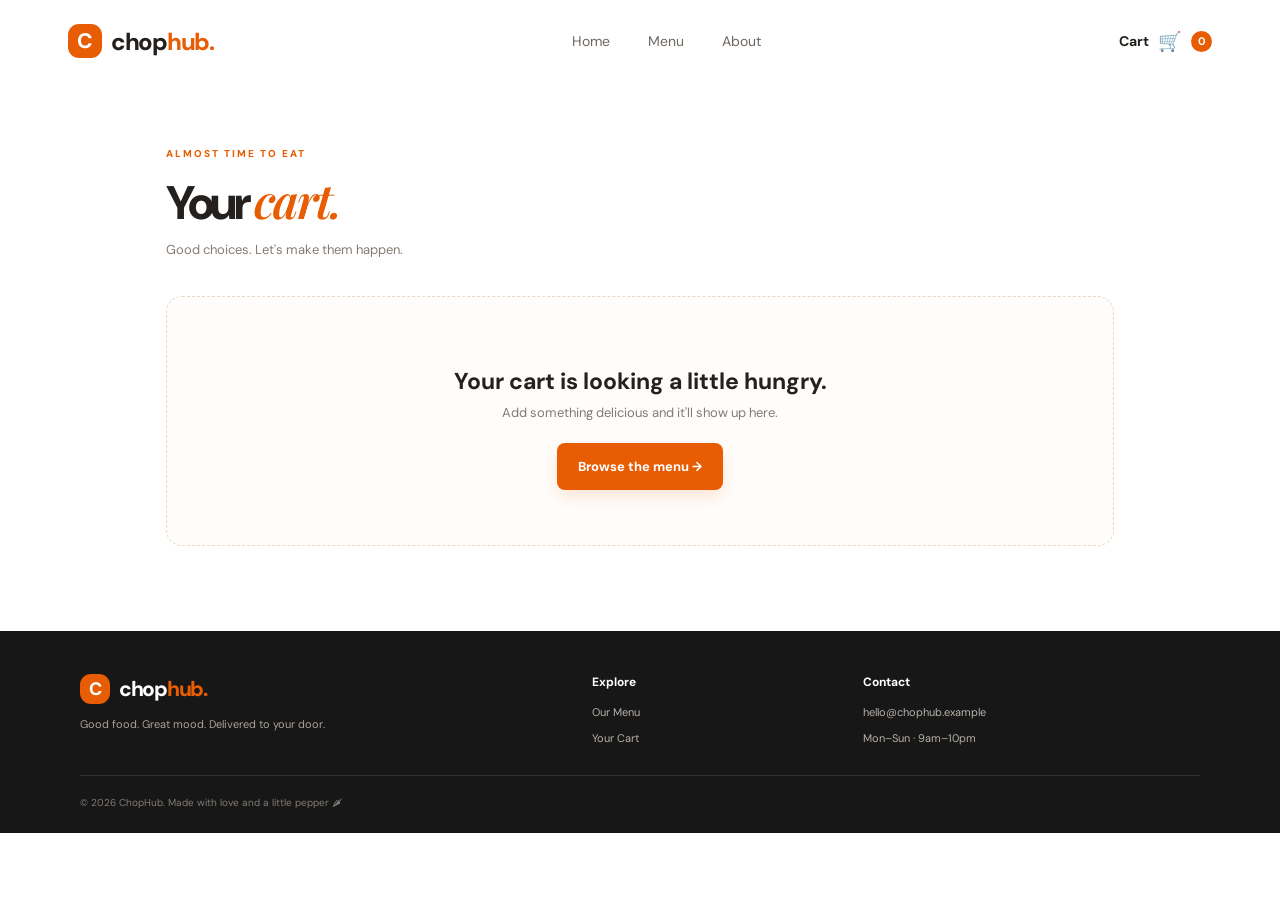
<file: cart.html>
<!doctype html>
<html lang="en">

<head>
    <meta charset="UTF-8">
    <meta name="viewport" content="width=device-width,initial-scale=1">
    <title>Your Cart — ChopHub</title>
    <link rel="stylesheet" href="styles.css">
</head>

<body>
    <div id="header"></div>
    <main class="page-main narrow">
        <section class="page-intro left-intro"><span class="eyebrow">ALMOST TIME TO EAT</span>
            <h1>Your <em>cart.</em></h1>
            <p>Good choices. Let's make them happen.</p>
        </section>
        <div id="cart-content"></div>
    </main>
    <div id="footer"></div>
    <script src="products.js"></script>
    <script src="cart.js"></script>
</body>

</html>
</file>
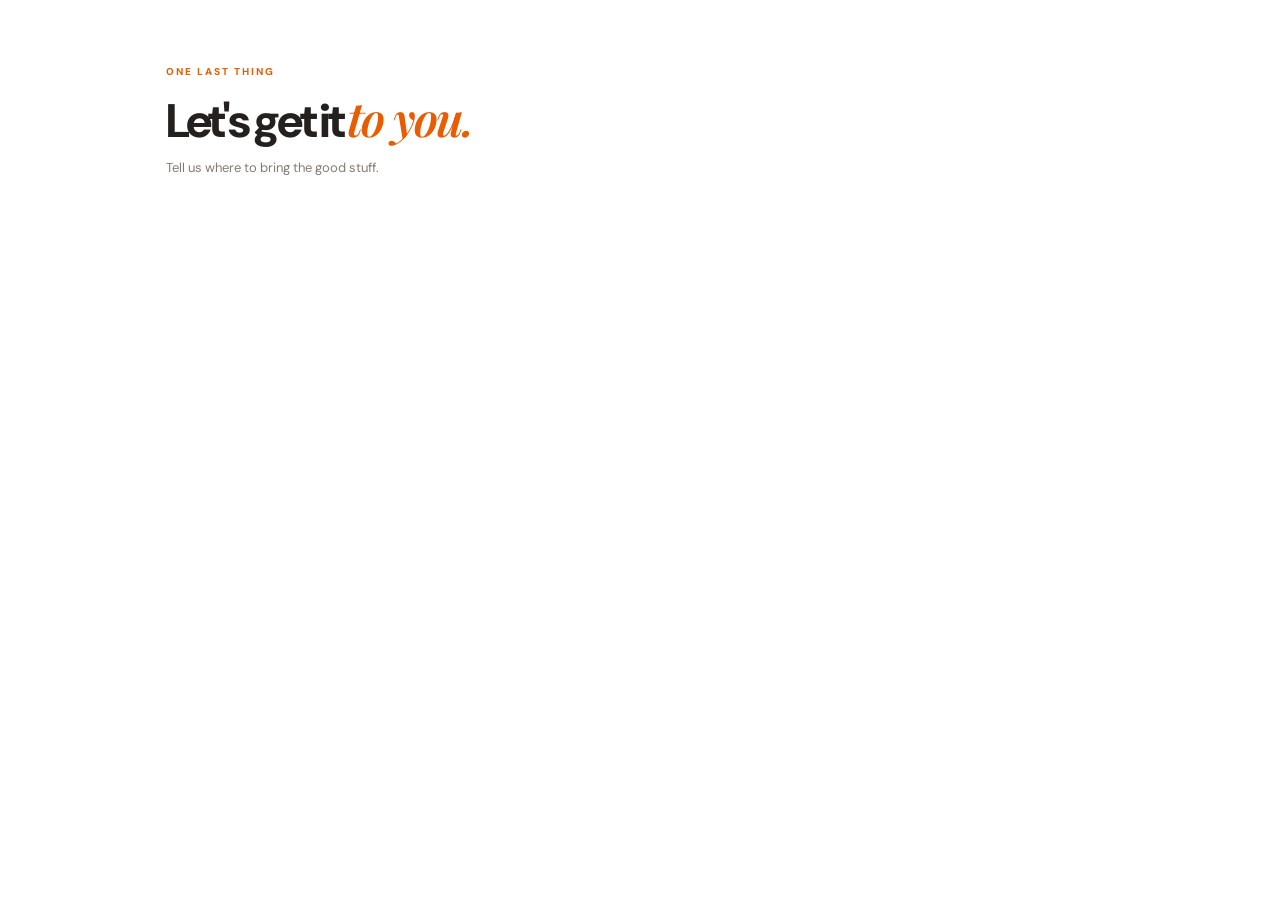
<file: checkout.html>
<!doctype html>
<html lang="en">

<head>
    <meta charset="UTF-8">
    <meta name="viewport" content="width=device-width,initial-scale=1">
    <title>Checkout — ChopHub</title>
    <link rel="stylesheet" href="styles.css">
</head>

<body>
    <div id="header"></div>
    <main class="page-main narrow">
        <section class="page-intro left-intro"><span class="eyebrow">ONE LAST THING</span>
            <h1>Let's get it <em>to you.</em></h1>
            <p>Tell us where to bring the good stuff.</p>
        </section>
        <div id="checkout-root"></div>
    </main>
    <div id="footer"></div>
    <script src="products.js"></script>
    <script src="checkout.js"></script>
</body>

</html>
</file>
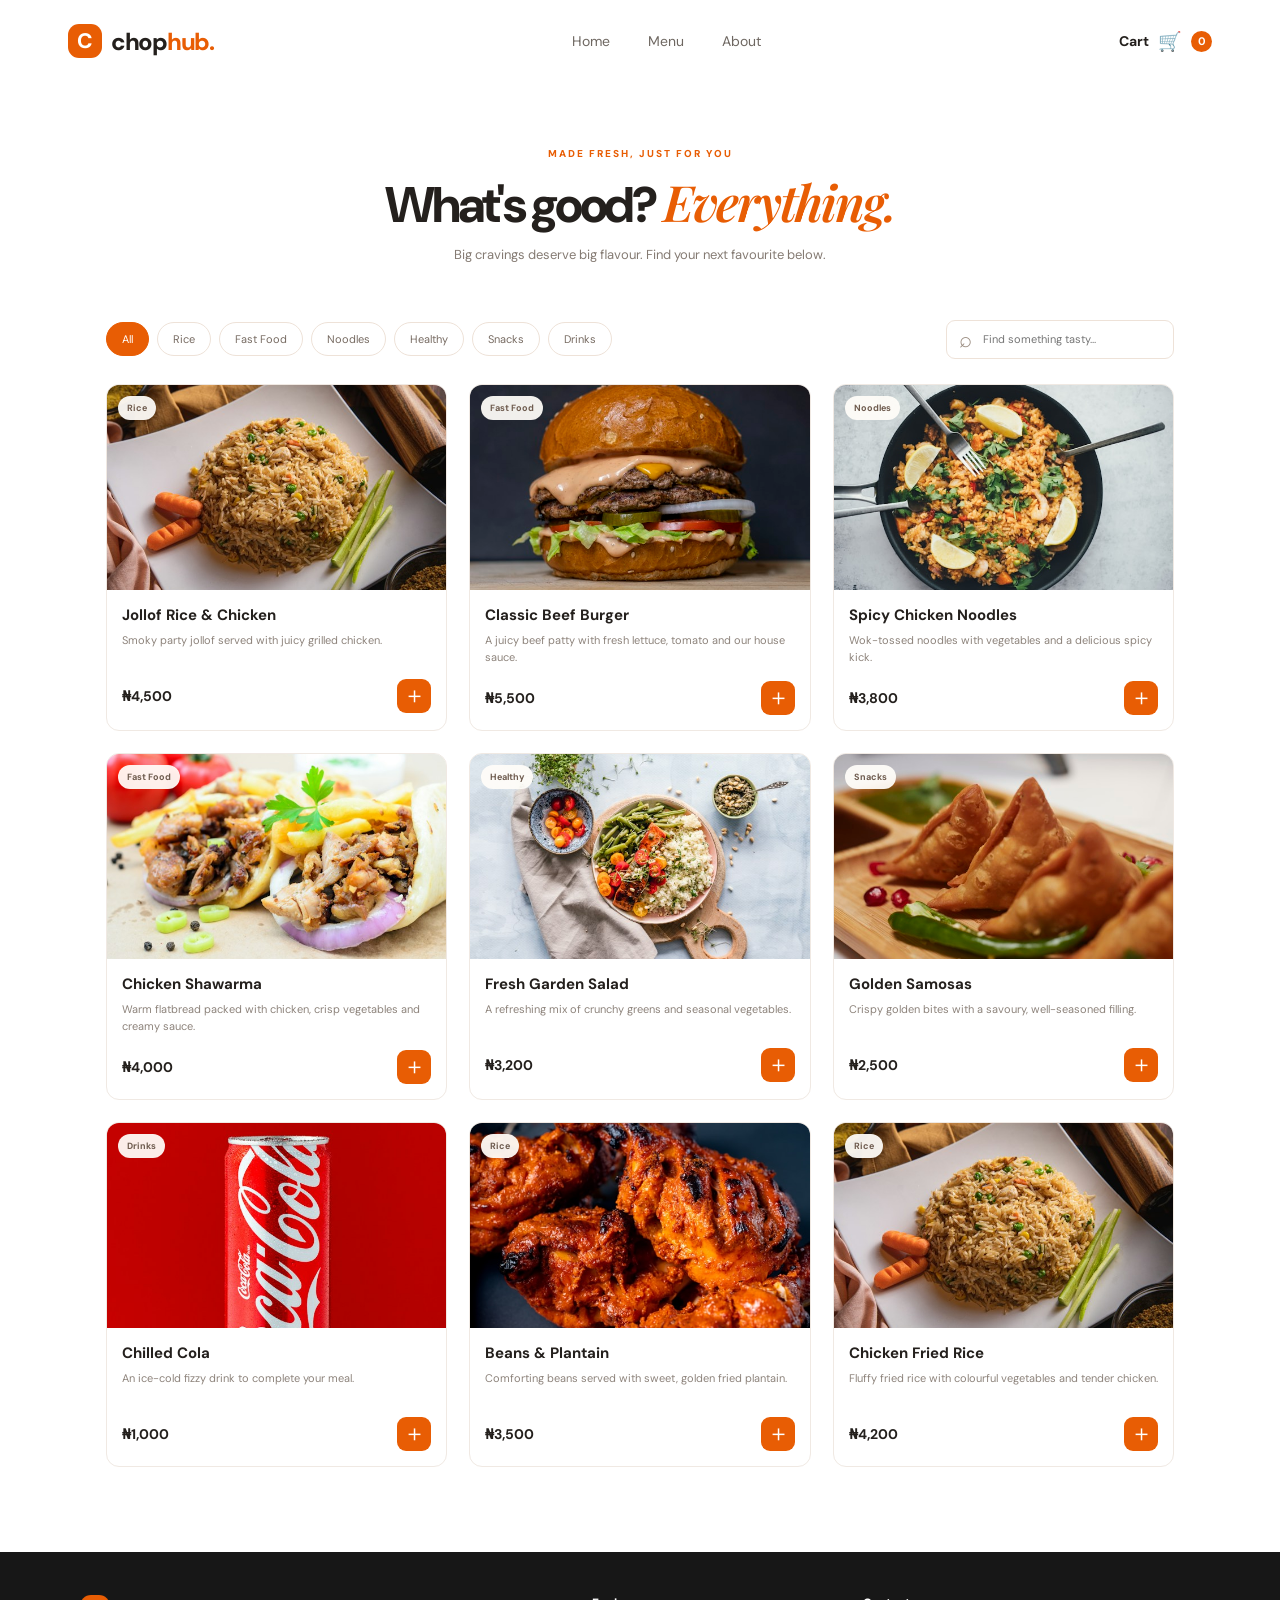
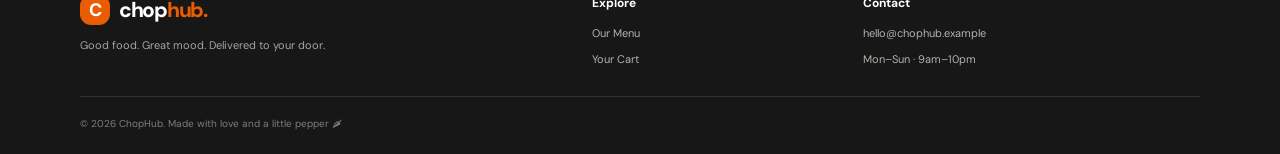
<file: menu.html>
<!doctype html>
<html lang="en">

<head>
    <meta charset="UTF-8">
    <meta name="viewport" content="width=device-width,initial-scale=1">
    <title>Our Menu — ChopHub</title>
    <link rel="stylesheet" href="styles.css">
</head>

<body>
    <div id="header"></div>
    <main class="page-main">
        <section class="page-intro"><span class="eyebrow">MADE FRESH, JUST FOR YOU</span>
            <h1>What's good? <em>Everything.</em></h1>
            <p>Big cravings deserve big flavour. Find your next favourite below.</p>
        </section>
        <div class="menu-toolbar">
            <div class="filters" id="filters"></div><label class="search-box"><span>⌕</span><input id="search"
                    type="search" placeholder="Find something tasty..."></label>
        </div>
        <div class="product-grid menu-grid" id="menu-products"></div>
        <p class="empty-state" id="empty" hidden>No dishes found. Try another search or category.</p>
    </main>
    <div id="footer"></div>
    <script src="products.js"></script>
    <script src="menu.js"></script>
</body>

</html>
</file>
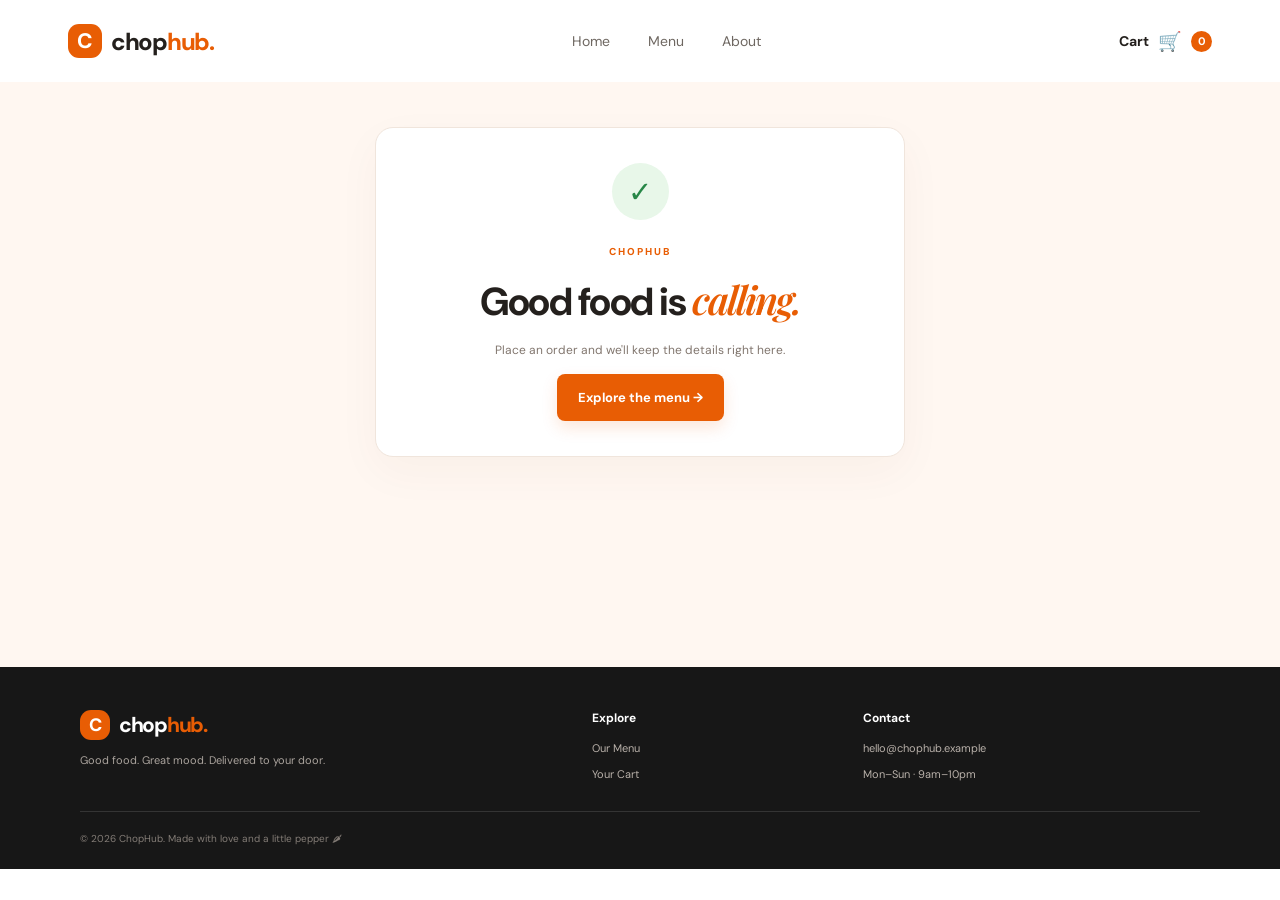
<file: success.html>
<!doctype html>
<html lang="en">

<head>
    <meta charset="UTF-8">
    <meta name="viewport" content="width=device-width,initial-scale=1">
    <title>Order confirmed — ChopHub</title>
    <link rel="stylesheet" href="styles.css">
</head>

<body>
    <div id="header"></div>
    <main class="success-main" id="success-root"></main>
    <div id="footer"></div>
    <script src="products.js"></script>
    <script src="success.js"></script>
</body>

</html>
</file>
<file: styles.css>
@import url('https://fonts.googleapis.com/css2?family=DM+Sans:wght@400;500;600;700&family=Playfair+Display:ital,wght@0,600;0,700;1,600;1,700&display=swap');

:root {
    --primary-color: #E85D04;
    --section-color: #FFF7F1;
    --footer-bg-color: #171717;
    --ink: #24201d;
    --muted: #827a74;
    --line: #eee5de;
    --white: #fff
}

* {
    box-sizing: border-box
}

html {
    scroll-behavior: smooth
}

body {
    margin: 0;
    color: var(--ink);
    font-family: 'DM Sans', sans-serif;
    background: #fff;
    font-size: 15px
}

a {
    color: inherit;
    text-decoration: none
}

button,
input,
textarea {
    font: inherit
}

button {
    cursor: pointer
}

img {
    display: block;
    max-width: 100%
}

.header {
    height: 82px;
    max-width: 1200px;
    padding: 0 28px;
    margin: auto;
    display: flex;
    align-items: center;
    justify-content: space-between;
    gap: 28px
}

.brand {
    display: flex;
    align-items: center;
    font-weight: 800;
    font-size: 24px;
    letter-spacing: -1.3px;
    white-space: nowrap
}

.brand>span:not(.brand-mark) {
    color: var(--primary-color)
}

.brand i {
    font-style: normal;
    color: var(--primary-color)
}

.brand-mark {
    display: grid;
    place-items: center;
    background: var(--primary-color);
    color: white;
    border-radius: 11px;
    width: 34px;
    height: 34px;
    font-size: 21px;
    margin-right: 9px;
    letter-spacing: 0
}

.nav {
    display: flex;
    align-items: center;
    gap: 38px;
    color: #6e6761;
    font-size: 14px
}

.nav a:hover,
.text-link:hover {
    color: var(--primary-color)
}

.cart-link {
    display: flex;
    align-items: center;
    gap: 9px;
    font-weight: 700;
    font-size: 14px
}

.cart-icon {
    font-size: 19px
}

.cart-link b {
    background: var(--primary-color);
    color: white;
    border-radius: 50%;
    min-width: 21px;
    height: 21px;
    display: grid;
    place-items: center;
    font-size: 11px
}

.mobile-menu {
    display: none;
    border: 0;
    background: none;
    font-size: 24px
}

.hero {
    background: var(--section-color);
    min-height: 535px;
    display: grid;
    grid-template-columns: 1fr 1fr;
    align-items: center;
    padding: 62px max(6.5vw, 35px) 55px;
    overflow: hidden
}

.hero-copy {
    max-width: 540px;
    margin-left: auto;
    width: 100%;
    position: relative;
    z-index: 2
}

.eyebrow {
    font-size: 10px;
    letter-spacing: 2px;
    font-weight: 800;
    color: var(--primary-color);
    display: inline-flex;
    align-items: center;
    gap: 8px
}

.eyebrow-dot {
    width: 7px;
    height: 7px;
    border-radius: 50%;
    background: var(--primary-color)
}

h1,
h2,
h3,
p {
    margin-top: 0
}

.hero h1,
.page-intro h1 {
    font-size: clamp(48px, 5.3vw, 70px);
    line-height: 1.07;
    letter-spacing: -3.3px;
    margin: 21px 0 18px;
    font-weight: 800
}

.hero h1 em,
.section-heading h2 em,
.promo h2 em,
.bottom-cta h2 em,
.page-intro h1 em,
.success-card h1 em {
    font-family: 'Playfair Display', serif;
    color: var(--primary-color);
    font-weight: 600;
    letter-spacing: -2px
}

.hero-copy>p {
    color: #7c726a;
    line-height: 1.85;
    max-width: 430px;
    font-size: 15px
}

.hero-actions {
    display: flex;
    align-items: center;
    gap: 24px;
    margin-top: 27px
}

.btn {
    display: inline-flex;
    align-items: center;
    justify-content: center;
    gap: 18px;
    padding: 15px 21px;
    border-radius: 8px;
    font-size: 13px;
    font-weight: 700;
    border: 0;
    transition: transform .2s, background .2s
}

.btn:hover,
.add-btn:hover {
    transform: translateY(-2px)
}

.btn-primary {
    background: var(--primary-color);
    color: white;
    box-shadow: 0 7px 16px #e85d0425
}

.btn-primary:hover {
    background: #ce4e00
}

.text-link {
    font-size: 12px;
    font-weight: 700
}

.hero-proof {
    display: flex;
    align-items: center;
    gap: 13px;
    margin-top: 42px
}

.avatar-stack {
    display: flex;
    padding-left: 4px
}

.avatar-stack span {
    width: 29px;
    height: 29px;
    border-radius: 50%;
    display: grid;
    place-items: center;
    background: #f1ded0;
    border: 2px solid var(--section-color);
    margin-left: -5px;
    font-size: 14px
}

.hero-proof strong {
    font-size: 12px
}

.stars {
    color: #efa51b;
    letter-spacing: 1px;
    margin-left: 4px
}

.hero-proof small {
    display: block;
    color: #8d837c;
    font-size: 10px;
    margin-top: 3px
}

.hero-art {
    height: 430px;
    position: relative;
    display: grid;
    place-items: center;
    max-width: 570px;
    width: 100%;
    margin: auto
}

.hero-blob {
    position: absolute;
    width: min(80%, 390px);
    aspect-ratio: 1;
    border-radius: 48% 52% 48% 52%;
    background: #f6d8c3;
    transform: rotate(-13deg)
}

.hero-food {
    width: min(80%, 390px);
    height: min(80%, 390px);
    object-fit: cover;
    border-radius: 50%;
    position: relative;
    z-index: 1;
    border: 9px solid #fff9f4;
    box-shadow: 0 22px 45px #793b1a20;
    transform: rotate(5deg)
}

.floating-note {
    position: absolute;
    z-index: 2;
    background: white;
    border-radius: 12px;
    padding: 12px 15px;
    display: flex;
    align-items: center;
    gap: 10px;
    box-shadow: 0 9px 30px #51321b14
}

.floating-note>span {
    font-size: 22px
}

.floating-note b,
.floating-note small {
    display: block
}

.floating-note b {
    font-size: 11px
}

.floating-note small {
    font-size: 9px;
    color: #958a81;
    margin-top: 4px
}

.note-top {
    top: 55px;
    right: -2px
}

.note-bottom {
    bottom: 47px;
    left: 4px
}

.floating-note .note-star {
    background: #fff0d4;
    color: #e4a022;
    border-radius: 8px;
    padding: 7px
}

.hero-stamp {
    position: absolute;
    z-index: 2;
    right: 4%;
    bottom: 12%;
    background: var(--primary-color);
    color: white;
    border-radius: 50%;
    width: 88px;
    height: 88px;
    display: grid;
    align-content: center;
    text-align: center;
    font-size: 10px;
    line-height: 1.25;
    font-weight: 800;
    transform: rotate(12deg);
    box-shadow: 0 6px 15px #e85d0433
}

.hero-stamp span {
    font-size: 7px;
    letter-spacing: 1px
}

.benefits {
    max-width: 1100px;
    margin: 0 auto;
    display: grid;
    grid-template-columns: repeat(3, 1fr);
    padding: 28px 25px;
    border-bottom: 1px solid #f4eee8
}

.benefits>div {
    display: flex;
    align-items: center;
    justify-content: center;
    gap: 13px;
    border-right: 1px solid #eee5de
}

.benefits>div:last-child {
    border: 0
}

.benefit-icon {
    display: grid;
    place-items: center;
    background: var(--section-color);
    color: var(--primary-color);
    border-radius: 12px;
    width: 44px;
    height: 44px;
    font-size: 21px
}

.benefits p {
    margin: 0
}

.benefits b,
.benefits small {
    display: block
}

.benefits b {
    font-size: 12px
}

.benefits small {
    color: #8c8178;
    font-size: 10px;
    margin-top: 5px
}

.section {
    max-width: 1120px;
    margin: auto;
    padding: 82px 26px
}

.section-heading {
    display: flex;
    justify-content: space-between;
    align-items: end;
    margin-bottom: 30px
}

.section-heading h2,
.promo h2,
.bottom-cta h2 {
    font-size: clamp(30px, 3.4vw, 43px);
    letter-spacing: -1.7px;
    line-height: 1.2;
    margin: 12px 0
}

.section-heading p,
.promo-copy p {
    color: #857b73;
    font-size: 13px;
    line-height: 1.8;
    margin: 0
}

.outline-btn {
    border: 1px solid #e9ddd3;
    border-radius: 7px;
    padding: 13px 17px;
    font-size: 11px;
    font-weight: 700;
    white-space: nowrap
}

.outline-btn:hover {
    border-color: var(--primary-color);
    color: var(--primary-color)
}

.outline-btn span {
    margin-left: 10px
}

.product-grid {
    display: grid;
    grid-template-columns: repeat(4, minmax(0, 1fr));
    gap: 21px
}

.product-card {
    border: 1px solid #f0e9e3;
    border-radius: 13px;
    overflow: hidden;
    background: white;
    transition: transform .2s, box-shadow .2s
}

.product-card:hover {
    transform: translateY(-4px);
    box-shadow: 0 12px 30px #39200f0d
}

.product-image {
    height: 170px;
    position: relative;
    display: block;
    background: var(--section-color);
    overflow: hidden
}

.product-image img {
    width: 100%;
    height: 100%;
    object-fit: cover;
    transition: transform .3s
}

.product-card:hover .product-image img {
    transform: scale(1.04)
}

.product-tag {
    position: absolute;
    left: 11px;
    top: 11px;
    background: #fffdf9eF;
    padding: 6px 9px;
    border-radius: 20px;
    font-size: 9px;
    font-weight: 700;
    color: #6e5b4e
}

.product-info {
    padding: 15px
}

.product-info h3 {
    font-size: 14px;
    margin: 0 0 7px
}

.product-info p {
    color: #8d837b;
    font-size: 10px;
    line-height: 1.6;
    min-height: 33px;
    margin: 0 0 14px
}

.product-bottom {
    display: flex;
    justify-content: space-between;
    align-items: center
}

.product-bottom strong {
    font-size: 14px
}

.add-btn {
    width: 34px;
    height: 34px;
    border: 0;
    border-radius: 9px;
    background: var(--primary-color);
    color: white;
    font-size: 23px;
    line-height: 1;
    transition: transform .2s
}

.promo {
    display: grid;
    grid-template-columns: 1fr 1fr;
    align-items: center;
    background: var(--section-color);
    margin: 0 auto 75px;
    max-width: 1120px;
    border-radius: 20px;
    overflow: hidden
}

.promo-image {
    height: 330px
}

.promo-image img {
    width: 100%;
    height: 100%;
    object-fit: cover
}

.promo-copy {
    padding: 40px 9%
}

.promo h2 {
    font-size: 38px;
    margin: 14px 0
}

.promo-copy p {
    margin-bottom: 22px
}

.btn-dark {
    background: #211d1a;
    color: white
}

.btn-dark:hover {
    background: #000
}

.bottom-cta {
    position: relative;
    text-align: center;
    background: #fff9f4;
    padding: 66px 20px 75px;
    overflow: hidden
}

.bottom-cta h2 {
    font-size: 43px;
    margin: 14px 0 24px
}

.cta-doodle {
    position: absolute;
    color: #f1c4a6;
    font-size: 80px;
    right: 13%;
    top: 20%
}

.footer {
    background: var(--footer-bg-color);
    color: white;
    padding: 43px max(calc((100% - 1120px)/2), 28px) 24px;
    display: grid;
    grid-template-columns: 2fr 1fr 1.4fr;
    gap: 30px
}

.footer-brand {
    font-size: 21px;
    width: max-content
}

.footer-brand .brand-mark {
    width: 30px;
    height: 30px;
    font-size: 18px
}

.footer p {
    font-size: 11px;
    color: #aaa39d;
    margin: 13px 0
}

.footer>div:not(:first-child) {
    display: flex;
    flex-direction: column;
    gap: 12px;
    font-size: 11px;
    color: #b9b1aa
}

.footer>div>b {
    font-size: 12px;
    color: white;
    margin-bottom: 3px
}

.footer small {
    grid-column: 1/-1;
    border-top: 1px solid #ffffff20;
    padding-top: 20px;
    color: #837c76;
    font-size: 10px
}

.page-main {
    max-width: 1120px;
    padding: 50px 26px 85px;
    margin: auto;
    min-height: 60vh
}

.page-intro {
    text-align: center;
    padding: 10px 0 30px
}

.page-intro h1 {
    font-size: 50px;
    margin: 13px 0
}

.page-intro p {
    color: #857b73;
    font-size: 13px
}

.left-intro {
    text-align: left;
    padding-bottom: 25px
}

.left-intro h1 {
    font-size: 47px
}

.menu-toolbar {
    display: flex;
    align-items: center;
    justify-content: space-between;
    gap: 18px;
    margin: 14px 0 25px;
    flex-wrap: wrap
}

.filters {
    display: flex;
    gap: 8px;
    flex-wrap: wrap
}

.filter-btn {
    border: 1px solid #eee2d8;
    background: white;
    border-radius: 22px;
    padding: 9px 15px;
    color: #776b62;
    font-size: 11px
}

.filter-btn.active,
.filter-btn:hover {
    background: var(--primary-color);
    color: white;
    border-color: var(--primary-color)
}

.search-box {
    display: flex;
    align-items: center;
    gap: 9px;
    border: 1px solid #eee2d8;
    border-radius: 9px;
    padding: 0 12px;
    height: 39px;
    color: #9a8c80
}

.search-box span {
    font-size: 22px
}

.search-box input {
    border: 0;
    outline: 0;
    font-size: 11px;
    width: 180px;
    background: transparent
}

.menu-grid {
    grid-template-columns: repeat(3, minmax(0, 1fr));
    gap: 22px
}

.menu-grid .product-image {
    height: 205px
}

.menu-grid .product-info h3 {
    font-size: 15px
}

.menu-grid .product-info p {
    font-size: 11px
}

.empty-state {
    text-align: center;
    padding: 50px;
    color: var(--muted)
}

.narrow {
    max-width: 1000px
}

.empty-cart {
    text-align: center;
    border: 1px dashed #e9d8ca;
    border-radius: 16px;
    padding: 55px 20px;
    background: #fffdfb
}

.empty-cart>span {
    font-size: 44px
}

.empty-cart h2 {
    font-size: 23px;
    margin: 14px 0 8px
}

.empty-cart p {
    color: var(--muted);
    font-size: 13px;
    margin-bottom: 22px
}

.cart-layout,
.checkout-layout {
    display: grid;
    grid-template-columns: minmax(0, 1.6fr) minmax(270px, .8fr);
    gap: 28px;
    align-items: start
}

.cart-table-head {
    display: grid;
    grid-template-columns: 1fr 130px 85px;
    gap: 15px;
    padding: 0 8px 13px;
    color: #9a8d82;
    font-size: 9px;
    font-weight: 800;
    letter-spacing: 1px
}

.cart-table-head span:nth-child(2) {
    text-align: center
}

.cart-table-head span:last-child {
    text-align: right
}

.cart-item {
    display: grid;
    grid-template-columns: 65px minmax(100px, 1fr) 110px 80px;
    gap: 13px;
    align-items: center;
    padding: 17px 8px;
    border-top: 1px solid var(--line)
}

.cart-item>img {
    width: 65px;
    height: 65px;
    border-radius: 9px;
    object-fit: cover
}

.cart-item-name h3 {
    font-size: 12px;
    margin: 0 0 5px
}

.cart-item-name small {
    font-size: 10px;
    color: var(--muted)
}

.remove-btn {
    display: block;
    border: 0;
    background: none;
    color: #c85b36;
    font-size: 10px;
    padding: 7px 0 0
}

.quantity {
    display: flex;
    align-items: center;
    justify-content: center;
    gap: 11px
}

.quantity button {
    border: 1px solid #e8ddd4;
    background: white;
    border-radius: 6px;
    width: 27px;
    height: 27px;
    font-size: 17px
}

.quantity span {
    font-size: 12px;
    font-weight: 700
}

.cart-item>strong {
    text-align: right;
    font-size: 12px
}

.back-menu {
    display: inline-block;
    color: #b34c08;
    font-weight: 700;
    font-size: 11px;
    margin: 22px 8px
}

.summary-card,
.form-card {
    border: 1px solid var(--line);
    border-radius: 13px;
    padding: 23px;
    background: white
}

.summary-card h2,
.form-card h2 {
    font-size: 17px;
    margin: 0 0 22px
}

.summary-line {
    display: flex;
    justify-content: space-between;
    gap: 10px;
    font-size: 12px;
    margin: 16px 0;
    color: #776e66
}

.summary-line b {
    color: var(--ink);
    font-size: 12px
}

.summary-total {
    border-top: 1px solid var(--line);
    padding-top: 18px;
    margin-top: 20px;
    font-size: 14px;
    color: var(--ink)
}

.summary-total b {
    font-size: 19px;
    color: var(--primary-color)
}

.summary-note,
.secure-note {
    font-size: 10px;
    color: #968a80
}

.full-btn {
    width: 100%;
    margin-top: 12px
}

.secure-note {
    text-align: center;
    margin-top: 15px
}

.checkout-fields {
    display: flex;
    flex-direction: column;
    gap: 18px
}

.form-card h2 {
    display: flex;
    align-items: center;
    gap: 10px
}

.form-card h2 span {
    display: grid;
    place-items: center;
    background: var(--section-color);
    color: var(--primary-color);
    border-radius: 8px;
    width: 30px;
    height: 30px;
    font-size: 12px
}

.field-grid {
    display: grid;
    grid-template-columns: 1fr 1fr;
    gap: 16px
}

.field-grid label {
    display: flex;
    flex-direction: column;
    gap: 7px;
    font-size: 11px;
    font-weight: 700
}

.field-grid label small {
    display: inline;
    color: #9a8d82;
    font-weight: 400
}

.field-grid input,
.field-grid textarea {
    border: 1px solid #e9e0d8;
    border-radius: 7px;
    padding: 12px;
    font-size: 12px;
    outline: 0;
    width: 100%;
    resize: vertical
}

.field-grid input:focus,
.field-grid textarea:focus {
    border-color: var(--primary-color)
}

.wide-field {
    grid-column: 1/-1
}

.payment-option {
    display: flex;
    align-items: center;
    gap: 12px;
    border: 1px solid var(--line);
    border-radius: 9px;
    padding: 13px;
    margin-top: 10px;
    cursor: pointer
}

.payment-option input {
    accent-color: var(--primary-color)
}

.payment-option>span:nth-of-type(1) {
    flex: 1
}

.payment-option b,
.payment-option small {
    display: block
}

.payment-option b {
    font-size: 12px
}

.payment-option small {
    font-size: 10px;
    color: var(--muted);
    margin-top: 4px
}

.payment-option>span:last-child {
    font-size: 20px
}

.demo-note {
    font-size: 10px;
    color: #95887d;
    margin: 14px 0 0
}

.checkout-summary {
    position: sticky;
    top: 15px
}

.checkout-product {
    display: grid;
    grid-template-columns: 43px 1fr auto;
    gap: 10px;
    align-items: center;
    margin: 13px 0
}

.checkout-product img {
    width: 43px;
    height: 43px;
    object-fit: cover;
    border-radius: 7px
}

.checkout-product>span {
    font-size: 11px;
    font-weight: 600
}

.checkout-product small {
    display: block;
    color: var(--muted);
    font-size: 10px;
    margin-top: 4px
}

.checkout-product>b {
    font-size: 11px
}

.success-main {
    background: var(--section-color);
    padding: 45px 20px 70px;
    min-height: 65vh
}

.success-card {
    max-width: 530px;
    margin: auto;
    background: white;
    border: 1px solid #f0e5dc;
    border-radius: 18px;
    padding: 35px 38px;
    text-align: center;
    box-shadow: 0 15px 45px #713e1b0a
}

.success-check {
    display: grid;
    place-items: center;
    width: 57px;
    height: 57px;
    background: #e8f7e9;
    color: #278747;
    border-radius: 50%;
    font-size: 29px;
    margin: 0 auto 20px
}

.success-card h1 {
    font-size: 39px;
    letter-spacing: -1.5px;
    margin: 13px 0
}

.success-card>p {
    font-size: 12px;
    color: #81766e;
    line-height: 1.8
}

.order-number {
    border: 1px dashed #ebd8c7;
    background: #fffaf6;
    border-radius: 9px;
    padding: 14px;
    margin: 24px 0
}

.order-number small,
.order-number b {
    display: block
}

.order-number small {
    font-size: 9px;
    letter-spacing: 1.5px;
    color: #95867a
}

.order-number b {
    font-size: 20px;
    color: var(--primary-color);
    margin-top: 7px;
    letter-spacing: 1px
}

.success-details {
    text-align: left;
    border-bottom: 1px solid var(--line);
    padding-bottom: 12px
}

.success-details>div {
    display: flex;
    justify-content: space-between;
    gap: 15px;
    margin: 13px 0;
    font-size: 10px
}

.success-details span {
    color: var(--muted)
}

.success-details b {
    text-align: right;
    max-width: 60%
}

.success-items-title {
    text-align: left;
    font-size: 13px;
    margin: 19px 0 10px
}

.success-item {
    display: flex;
    justify-content: space-between;
    padding: 9px 0;
    font-size: 11px;
    border-bottom: 1px solid #f5eee8
}

.toast {
    position: fixed;
    bottom: 25px;
    left: 50%;
    transform: translate(-50%, 20px);
    opacity: 0;
    background: #211d1a;
    color: white;
    border-radius: 8px;
    padding: 13px 20px;
    font-size: 12px;
    z-index: 99;
    transition: .25s;
    pointer-events: none;
    box-shadow: 0 7px 20px #0002
}

.toast.show {
    opacity: 1;
    transform: translate(-50%, 0)
}

@media(min-width:1400px) {
    .hero {
        padding-left: max(calc((100% - 1120px)/2), 60px);
        padding-right: max(calc((100% - 1120px)/2), 60px)
    }
}

@media(max-width:900px) {
    .hero {
        padding-left: 35px;
        padding-right: 25px;
        min-height: 480px
    }

    .hero-art {
        height: 360px
    }

    .hero-food {
        width: 80%;
        height: auto;
        aspect-ratio: 1
    }

    .note-top {
        right: -3px
    }

    .hero h1 {
        font-size: 55px
    }

    .product-grid {
        grid-template-columns: repeat(2, minmax(0, 1fr))
    }

    .product-image {
        height: 210px
    }

    .menu-grid {
        grid-template-columns: repeat(2, minmax(0, 1fr))
    }

    .cart-layout,
    .checkout-layout {
        grid-template-columns: 1fr
    }

    .summary-card {
        max-width: none
    }

    .checkout-summary {
        position: static
    }

    .promo {
        margin-left: 25px;
        margin-right: 25px
    }

    .footer {
        padding-left: 28px;
        padding-right: 28px
    }
}

@media(max-width:620px) {
    .header {
        height: 70px;
        padding: 0 18px;
        gap: 12px
    }

    .brand {
        font-size: 21px
    }

    .brand-mark {
        width: 30px;
        height: 30px
    }

    .nav {
        display: none;
        position: absolute;
        z-index: 10;
        left: 0;
        right: 0;
        top: 70px;
        background: white;
        padding: 20px;
        box-shadow: 0 8px 16px #0001;
        flex-direction: column;
        gap: 20px
    }

    .nav.open {
        display: flex
    }

    .mobile-menu {
        display: block
    }

    .cart-link {
        margin-left: auto;
        gap: 5px
    }

    .cart-link>span:first-child {
        display: none
    }

    .hero {
        display: flex;
        flex-direction: column;
        align-items: stretch;
        padding: 42px 23px 20px
    }

    .hero-copy {
        margin: 0
    }

    .hero h1 {
        font-size: 53px;
        letter-spacing: -2.6px
    }

    .hero-copy>p {
        font-size: 13px
    }

    .hero-actions {
        gap: 16px;
        flex-wrap: wrap
    }

    .btn {
        padding: 14px 16px
    }

    .hero-proof {
        margin-top: 26px
    }

    .hero-art {
        height: 300px;
        margin-top: 15px
    }

    .hero-food {
        width: 255px;
        height: 255px
    }

    .hero-blob {
        width: 260px
    }

    .note-top {
        top: 22px;
        right: 0
    }

    .note-bottom {
        bottom: 24px;
        left: 0
    }

    .floating-note {
        padding: 9px 11px
    }

    .hero-stamp {
        right: 7%;
        bottom: 7%;
        width: 67px;
        height: 67px;
        font-size: 8px
    }

    .benefits {
        padding: 18px 12px;
        gap: 7px
    }

    .benefits>div {
        flex-direction: column;
        text-align: center;
        gap: 7px
    }

    .benefit-icon {
        width: 38px;
        height: 38px;
        font-size: 18px
    }

    .benefits b {
        font-size: 10px
    }

    .benefits small {
        font-size: 9px;
        line-height: 1.4
    }

    .section {
        padding: 52px 18px
    }

    .section-heading {
        align-items: start;
        gap: 12px
    }

    .section-heading h2 {
        font-size: 29px
    }

    .section-heading p {
        font-size: 11px
    }

    .outline-btn {
        font-size: 10px;
        padding: 10px;
        margin-top: 20px
    }

    .product-grid {
        gap: 12px
    }

    .product-image {
        height: 135px
    }

    .product-info {
        padding: 11px
    }

    .product-info h3 {
        font-size: 12px
    }

    .product-info p {
        font-size: 9px;
        min-height: 43px
    }

    .product-bottom strong {
        font-size: 12px
    }

    .add-btn {
        width: 30px;
        height: 30px
    }

    .promo {
        grid-template-columns: 1fr;
        margin: 0 16px 45px
    }

    .promo-image {
        height: 210px
    }

    .promo-copy {
        padding: 28px 24px
    }

    .promo h2 {
        font-size: 32px
    }

    .bottom-cta {
        padding: 50px 18px
    }

    .bottom-cta h2 {
        font-size: 34px
    }

    .cta-doodle {
        right: 4%;
        top: 7%;
        font-size: 45px
    }

    .footer {
        grid-template-columns: 1fr 1fr;
        padding: 32px 22px 20px;
        gap: 25px 15px
    }

    .footer>div:first-child {
        grid-column: 1/-1
    }

    .footer small {
        font-size: 9px;
        line-height: 1.6
    }

    .page-main {
        padding: 35px 17px 55px
    }

    .page-intro h1,
    .left-intro h1 {
        font-size: 39px;
        letter-spacing: -2px
    }

    .page-intro p {
        line-height: 1.6
    }

    .menu-toolbar {
        align-items: stretch
    }

    .filters {
        gap: 6px
    }

    .filter-btn {
        padding: 8px 11px;
        font-size: 10px
    }

    .search-box {
        width: 100%
    }

    .search-box input {
        width: 100%
    }

    .menu-grid {
        gap: 12px
    }

    .menu-grid .product-image {
        height: 140px
    }

    .menu-grid .product-info h3 {
        font-size: 12px
    }

    .menu-grid .product-info p {
        font-size: 9px
    }

    .cart-table-head {
        grid-template-columns: 1fr 95px 55px;
        font-size: 8px
    }

    .cart-item {
        grid-template-columns: 53px minmax(80px, 1fr) 83px 55px;
        gap: 8px;
        padding: 14px 2px
    }

    .cart-item>img {
        width: 53px;
        height: 53px
    }

    .cart-item-name h3 {
        font-size: 10px;
        line-height: 1.4
    }

    .cart-item-name small {
        font-size: 9px
    }

    .remove-btn {
        font-size: 9px
    }

    .quantity {
        gap: 6px
    }

    .quantity button {
        width: 23px;
        height: 23px
    }

    .quantity span {
        font-size: 10px
    }

    .cart-item>strong {
        font-size: 10px
    }

    .summary-card,
    .form-card {
        padding: 18px
    }

    .field-grid {
        gap: 13px
    }

    .field-grid label {
        font-size: 10px
    }

    .field-grid input,
    .field-grid textarea {
        padding: 11px 9px
    }

    .success-card {
        padding: 28px 20px
    }

    .success-card h1 {
        font-size: 33px
    }

    .success-details>div {
        font-size: 9px
    }
}
</file>
